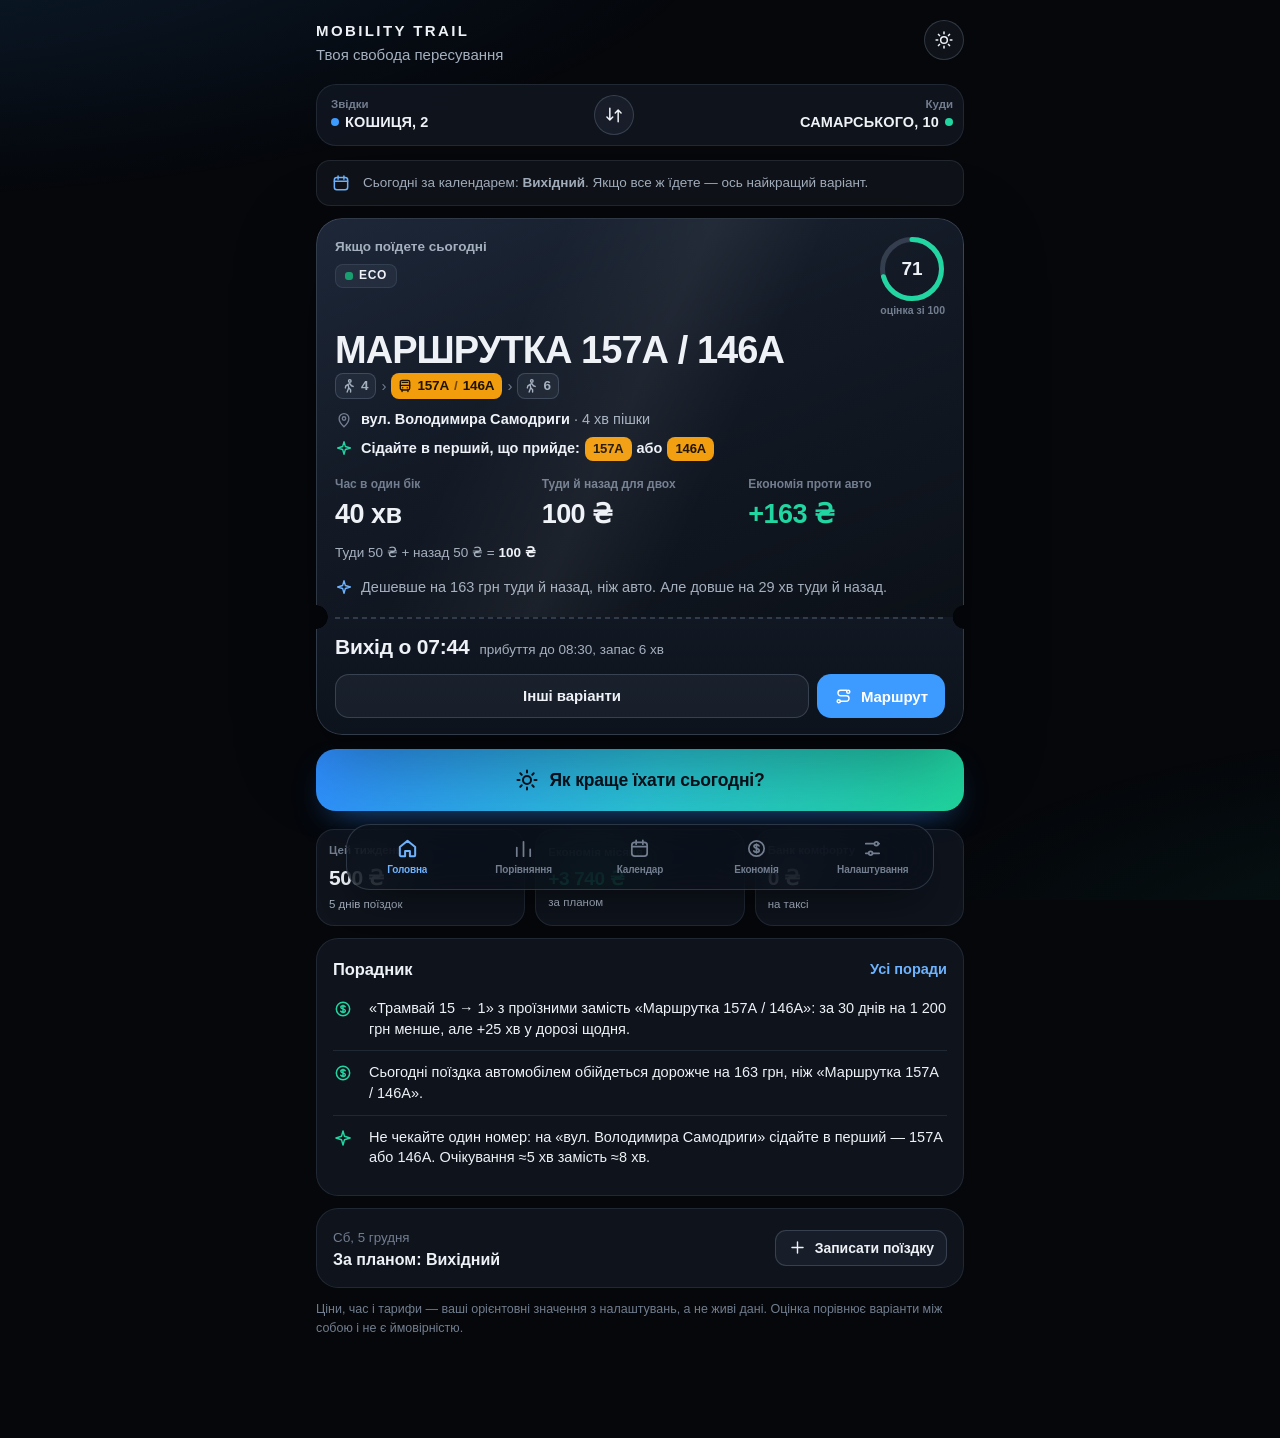
<file: index.html>
<!doctype html>
<html lang="uk" data-theme="dark">
<head>
  <meta charset="utf-8">
  <meta name="viewport" content="width=device-width, initial-scale=1, viewport-fit=cover">
  <title>MOBILITY TRAIL</title>
  <meta name="description" content="Персональна транспортна система для Дніпра: найкращий спосіб поїздки сьогодні, витрати, проїзні та банк комфорту.">
  <meta name="theme-color" content="#06080c">
  <meta name="color-scheme" content="dark light">
  <meta name="apple-mobile-web-app-capable" content="yes">
  <meta name="mobile-web-app-capable" content="yes">
  <meta name="apple-mobile-web-app-status-bar-style" content="black-translucent">
  <meta name="apple-mobile-web-app-title" content="TRAIL">
  <meta name="format-detection" content="telephone=no, date=no, address=no, email=no">
  <link rel="manifest" href="manifest.webmanifest">
  <link rel="apple-touch-icon" href="icon-180.png">
  <link rel="icon" type="image/png" sizes="32x32" href="favicon-32.png">
  <link rel="stylesheet" href="styles.css">
  <script>
    // Тема до першого кадру, щоб не було спалаху світлого фону.
    (function () {
      try {
        var raw = localStorage.getItem('mobility-trail:v1');
        var t = raw ? (JSON.parse(raw).settings || {}).ui : null;
        var theme = t && t.theme ? t.theme : 'dark';
        if (theme === 'system') theme = matchMedia('(prefers-color-scheme: light)').matches ? 'light' : 'dark';
        document.documentElement.dataset.theme = theme;
      } catch (e) { document.documentElement.dataset.theme = 'dark'; }
    })();
  </script>
</head>
<body>
  <a class="skip" href="#views">До вмісту</a>
  <div class="app" id="app">
    <main id="views" tabindex="-1">
      <section class="view" id="view-home" data-view="home" aria-label="Головна"></section>
      <section class="view" id="view-compare" data-view="compare" aria-label="Порівняння" hidden></section>
      <section class="view" id="view-calendar" data-view="calendar" aria-label="Календар" hidden></section>
      <section class="view" id="view-savings" data-view="savings" aria-label="Економія" hidden></section>
      <section class="view" id="view-settings" data-view="settings" aria-label="Налаштування" hidden></section>
    </main>

    <nav class="dock" aria-label="Розділи">
      <button type="button" class="dock-btn" data-tab="home" aria-current="page">
        <svg class="ico" viewBox="0 0 24 24" aria-hidden="true"><path d="M4 10.5 12 4l8 6.5V19a1 1 0 0 1-1 1h-4.5v-5.5h-5V20H5a1 1 0 0 1-1-1z"/></svg>
        <span>Головна</span>
      </button>
      <button type="button" class="dock-btn" data-tab="compare">
        <svg class="ico" viewBox="0 0 24 24" aria-hidden="true"><path d="M5 20V11M12 20V5M19 20v-7"/></svg>
        <span>Порівняння</span>
      </button>
      <button type="button" class="dock-btn" data-tab="calendar">
        <svg class="ico" viewBox="0 0 24 24" aria-hidden="true"><rect x="4" y="5.5" width="16" height="14.5" rx="3"/><path d="M4 10h16M8.5 3.5v4M15.5 3.5v4"/></svg>
        <span>Календар</span>
      </button>
      <button type="button" class="dock-btn" data-tab="savings">
        <svg class="ico" viewBox="0 0 24 24" aria-hidden="true"><circle cx="12" cy="12" r="8"/><path d="M12 7.5v9M14.6 9.3c-.5-.8-1.5-1.3-2.6-1.3-1.5 0-2.6.8-2.6 1.9 0 2.6 5.4 1.3 5.4 4.1 0 1.1-1.2 2-2.8 2-1.2 0-2.3-.5-2.8-1.4"/></svg>
        <span>Економія</span>
      </button>
      <button type="button" class="dock-btn" data-tab="settings">
        <svg class="ico" viewBox="0 0 24 24" aria-hidden="true"><path d="M5 7h9M18 7h1M5 17h3M12 17h7"/><circle cx="16" cy="7" r="2"/><circle cx="10" cy="17" r="2"/></svg>
        <span>Налаштування</span>
      </button>
    </nav>
  </div>

  <dialog id="sheet" class="sheet" aria-labelledby="sheet-title">
    <div class="sheet-head">
      <span class="grabber" aria-hidden="true"></span>
      <h2 id="sheet-title">Деталі</h2>
      <button type="button" class="icon-btn" id="sheet-close" aria-label="Закрити">
        <svg class="ico" viewBox="0 0 24 24" aria-hidden="true"><path d="M6 6l12 12M18 6 6 18"/></svg>
      </button>
    </div>
    <div class="sheet-body" id="sheet-body"></div>
  </dialog>

  <div class="toast" id="toast" role="status" aria-live="polite"></div>

  <div class="boot-error" id="boot-error" hidden>
    <h1>MOBILITY TRAIL не запустився</h1>
    <p>Найчастіша причина — у репозиторій завантажено не всі файли. Перевірте, що поруч з index.html лежать: app.js, engine.js, store.js, ui.js, charts.js, assistant.js, sheets.js, view-home.js, view-compare.js, view-calendar.js, view-savings.js, view-settings.js, styles.css, sw.js і manifest.webmanifest.</p>
    <p>Якщо ви відкрили index.html прямо з «Файлів» на телефоні — модулі не працюють без вебсервера. Відкрийте адресу GitHub Pages.</p>
    <button type="button" onclick="location.reload()">Оновити сторінку</button>
  </div>
  <noscript><p class="noscript">Для роботи MOBILITY TRAIL увімкніть JavaScript.</p></noscript>

  <script>
    // Сторож запуску: якщо модулі не завантажились за 8 секунд, показуємо зрозуміле пояснення.
    setTimeout(function () {
      if (!window.__APP_READY) { var e = document.getElementById('boot-error'); if (e) e.hidden = false; }
    }, 8000);
  </script>
  <script type="module" src="app.js" onerror="document.getElementById('boot-error').hidden=false"></script>
</body>
</html>
</file>
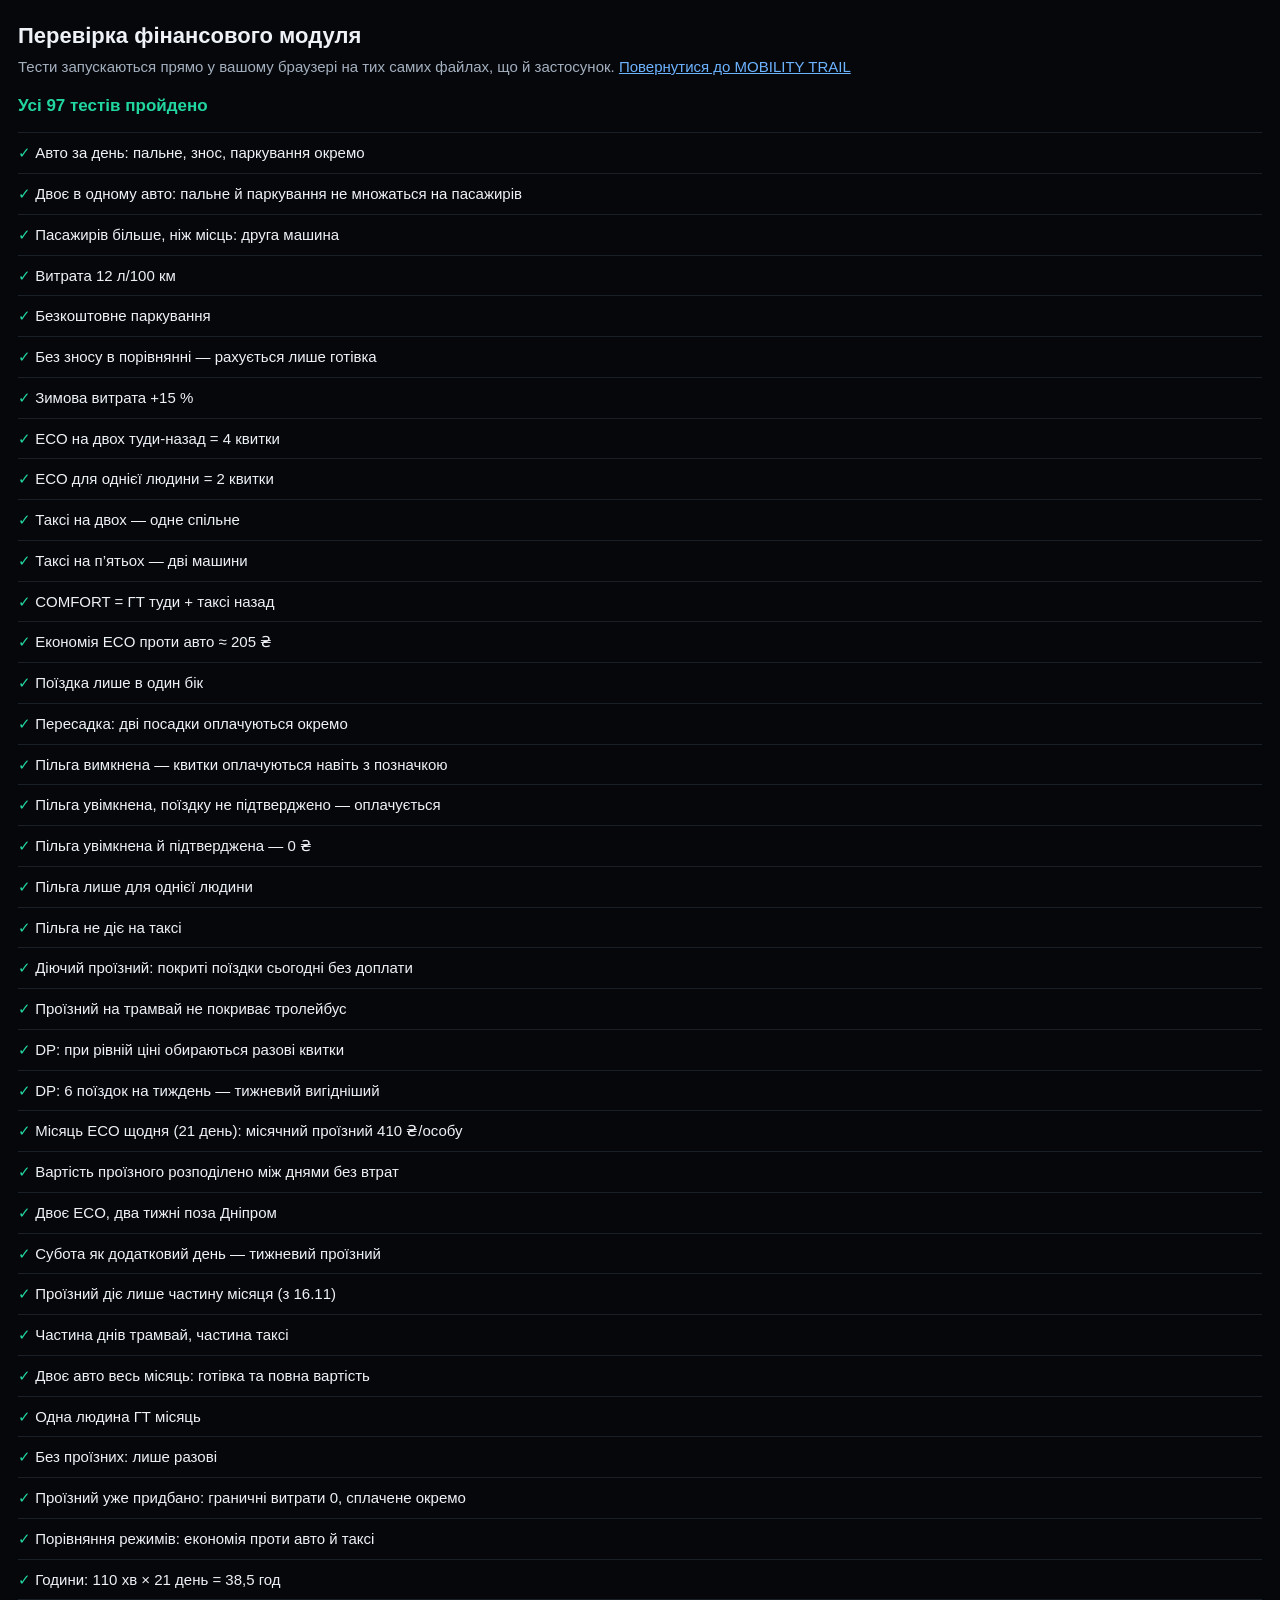
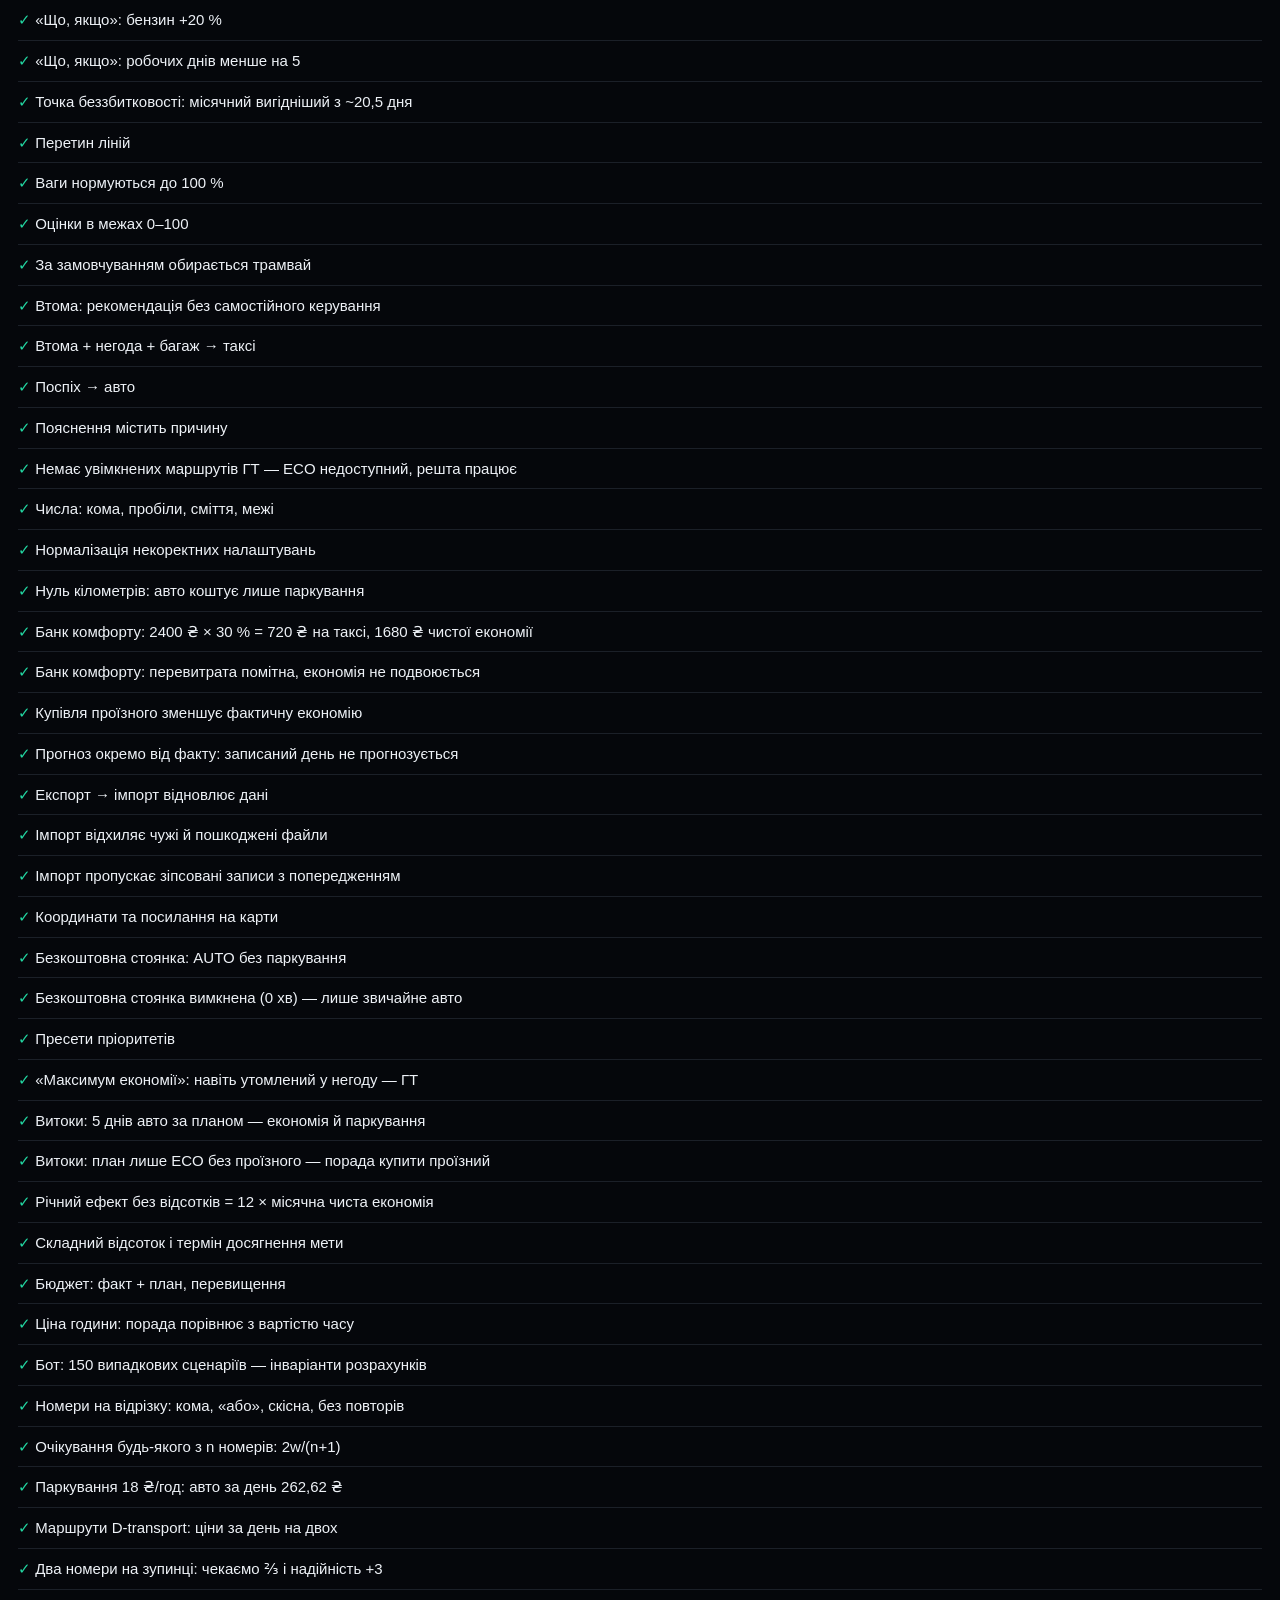
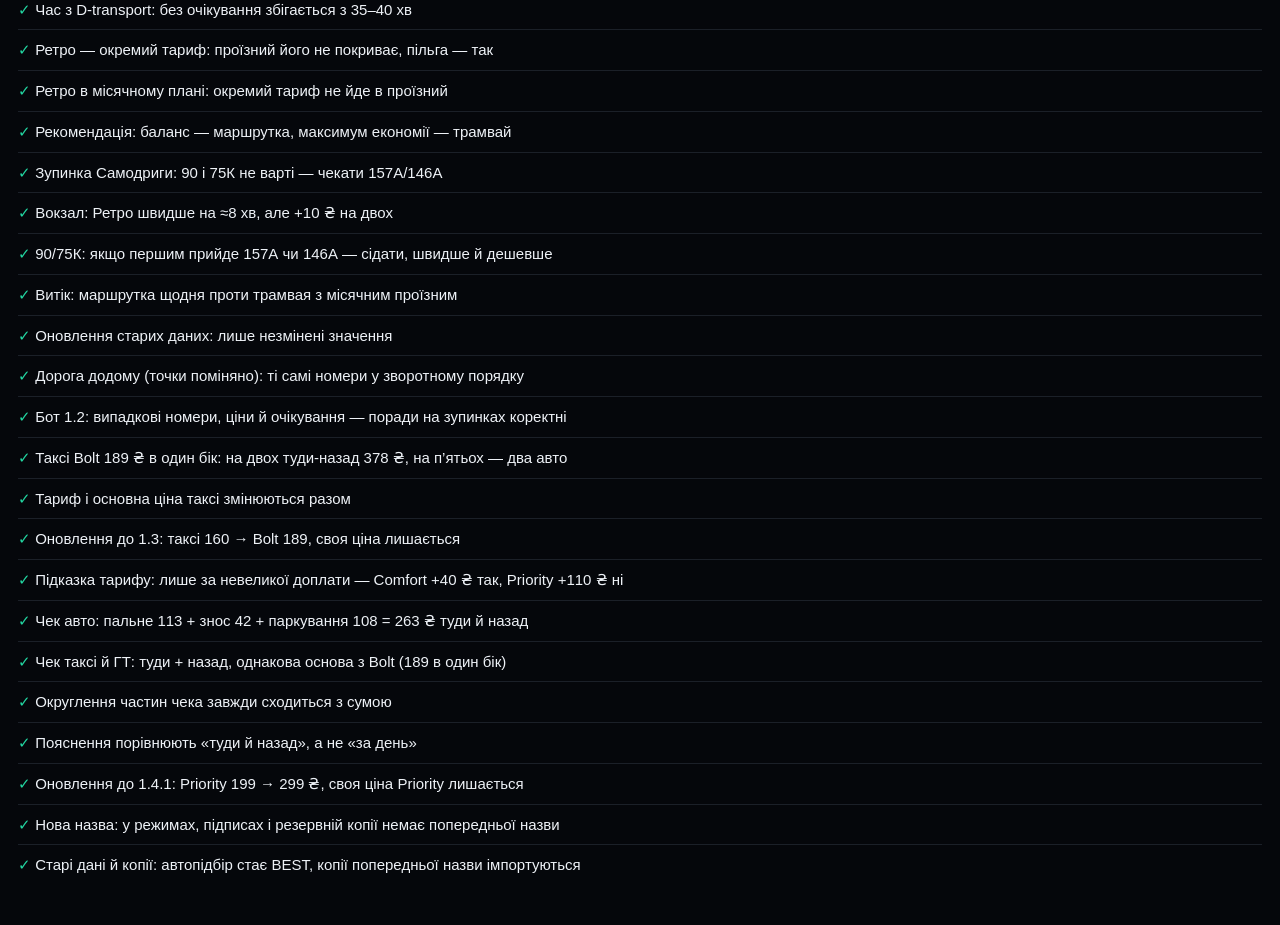
<file: tests.html>
<!doctype html>
<html lang="uk">
<head>
  <meta charset="utf-8">
  <meta name="viewport" content="width=device-width, initial-scale=1, viewport-fit=cover">
  <title>MOBILITY TRAIL — тести</title>
  <link rel="icon" type="image/png" sizes="32x32" href="favicon-32.png">
  <style>
    body { margin: 0; padding: calc(env(safe-area-inset-top) + 20px) 18px 40px; font: 15px/1.45 -apple-system, BlinkMacSystemFont, "Segoe UI", Roboto, sans-serif; background: #05070b; color: #eef2f7; }
    h1 { font-size: 22px; margin: 0 0 4px; }
    p { color: #a5b0bf; margin: 0 0 16px; }
    .sum { font-size: 17px; font-weight: 700; margin: 12px 0 14px; }
    .ok { color: #22d6a1; } .fail { color: #ff6170; }
    ul { list-style: none; padding: 0; margin: 0; }
    li { padding: 9px 0; border-top: 1px solid rgba(165, 185, 215, .14); }
    li small { display: block; color: #ff9aa4; margin-top: 3px; }
    a { color: #6db3ff; }
  </style>
</head>
<body>
  <h1>Перевірка фінансового модуля</h1>
  <p>Тести запускаються прямо у вашому браузері на тих самих файлах, що й застосунок. <a href="./">Повернутися до MOBILITY TRAIL</a></p>
  <div class="sum" id="sum">Запуск…</div>
  <ul id="list"></ul>
  <script type="module">
    import { runAll } from './tests.js';
    const res = runAll();
    const failed = res.filter((r) => !r.ok).length;
    const sum = document.getElementById('sum');
    sum.textContent = failed ? `Не пройдено: ${failed} з ${res.length}` : `Усі ${res.length} тестів пройдено`;
    sum.className = `sum ${failed ? 'fail' : 'ok'}`;
    const list = document.getElementById('list');
    for (const r of res) {
      const li = document.createElement('li');
      const b = document.createElement('span');
      b.className = r.ok ? 'ok' : 'fail';
      b.textContent = r.ok ? '✓ ' : '✗ ';
      li.append(b, document.createTextNode(r.name));
      if (!r.ok) { const s = document.createElement('small'); s.textContent = r.error; li.append(s); }
      list.append(li);
    }
    window.__TESTS = { total: res.length, failed };
  </script>
</body>
</html>
</file>
<file: styles.css>
/* MOBILITY TRAIL — styles.css
   Тема Midnight Titanium (темна, за замовчуванням) і Titanium Light (світла).
   Один акцент на екрані — «проїзний квиток дня»; решта інтерфейсу тиха й скляна. */

:root {
  --font: -apple-system, BlinkMacSystemFont, "SF Pro Text", "Segoe UI", Roboto, Inter, "Helvetica Neue", Arial, sans-serif;
  --font-display: ui-rounded, "SF Pro Rounded", -apple-system, BlinkMacSystemFont, "Segoe UI", Roboto, Inter, sans-serif;
  --r-xl: 26px;
  --r-lg: 22px;
  --r-md: 14px;
  --r-sm: 10px;
  --dock-h: 66px;
  --gutter: 16px;
  --ease: cubic-bezier(.2, .8, .2, 1);

  /* Midnight Titanium */
  color-scheme: dark;
  --bg: #05070b;
  --glow-a: rgba(61, 155, 255, .16);
  --glow-b: rgba(32, 214, 160, .08);
  --surface: rgba(20, 27, 38, .66);
  --surface-solid: #111720;
  --surface-2: rgba(160, 185, 220, .065);
  --raised: #182030;
  --sheet-bg: #0e131b;
  --hairline: rgba(165, 185, 215, .12);
  --hairline-strong: rgba(165, 185, 215, .22);
  --ink: #eef2f7;
  --ink-2: #a5b0bf;
  --ink-3: #727e8f;
  --blue: #3d9bff;
  --blue-ink: #6db3ff;
  --blue-soft: rgba(61, 155, 255, .16);
  --emerald: #22d6a1;
  --emerald-soft: rgba(34, 214, 161, .14);
  --amber: #ffb547;
  --danger: #ff6170;
  --on-accent: #ffffff;
  --shadow: 0 22px 60px -28px rgba(0, 0, 0, .9);
  --pass-bg: linear-gradient(158deg, #1d2738 0%, #131a26 44%, #0c1118 100%);
  --pass-stub: linear-gradient(180deg, #111823 0%, #0d131c 100%);
  --pass-line: rgba(165, 185, 215, .22);
  --dock-bg: rgba(12, 17, 25, .74);
  --seq: 57, 135, 229;

  --m-eco: #199e70;
  --m-comfort: #3987e5;
  --m-auto: #d95926;
  --m-taxi: #9085e9;
  --m-flex: #d55181;
  --m-best: #c98500;
  --m-off: rgba(160, 175, 195, .32);
  --m-away: rgba(160, 175, 195, .62);
  --c-fuel: #c2410c;
  --c-wear: #ea7a3f;
  --c-park: #f6b08a;
  --c-fixed: #7a8596;
}

:root[data-theme="light"] {
  color-scheme: light;
  --bg: #edf0f5;
  --glow-a: rgba(10, 108, 255, .10);
  --glow-b: rgba(0, 147, 107, .07);
  --surface: rgba(255, 255, 255, .78);
  --surface-solid: #ffffff;
  --surface-2: rgba(18, 38, 70, .05);
  --raised: #ffffff;
  --sheet-bg: #f6f8fb;
  --hairline: rgba(18, 38, 70, .10);
  --hairline-strong: rgba(18, 38, 70, .18);
  --ink: #0b1322;
  --ink-2: #485467;
  --ink-3: #6f7a8b;
  --blue: #0a6cff;
  --blue-ink: #0a5fe0;
  --blue-soft: rgba(10, 108, 255, .11);
  --emerald: #00875f;
  --emerald-soft: rgba(0, 135, 95, .11);
  --amber: #a35f00;
  --danger: #cf2236;
  --shadow: 0 20px 50px -30px rgba(20, 40, 80, .45);
  --pass-bg: linear-gradient(158deg, #ffffff 0%, #f4f7fb 55%, #eaeff6 100%);
  --pass-stub: linear-gradient(180deg, #f3f6fa 0%, #edf1f6 100%);
  --pass-line: rgba(18, 38, 70, .2);
  --dock-bg: rgba(255, 255, 255, .8);
  --seq: 42, 120, 214;

  --m-eco: #1baf7a;
  --m-comfort: #2a78d6;
  --m-auto: #eb6834;
  --m-taxi: #6250d6;
  --m-flex: #e87ba4;
  --m-best: #eda100;
}

* { box-sizing: border-box; }
html { -webkit-text-size-adjust: 100%; text-size-adjust: 100%; overflow-x: hidden; }
body {
  margin: 0;
  min-height: 100vh;
  min-height: 100dvh;
  font-family: var(--font);
  font-size: 16px;
  line-height: 1.45;
  color: var(--ink);
  background: var(--bg);
  -webkit-font-smoothing: antialiased;
  -webkit-tap-highlight-color: transparent;
  overflow-x: hidden;
  overflow-x: clip;
}
body::before {
  content: "";
  position: fixed;
  inset: 0;
  z-index: -1;
  pointer-events: none;
  background:
    radial-gradient(110% 55% at -10% -12%, var(--glow-a), transparent 62%),
    radial-gradient(80% 45% at 115% 108%, var(--glow-b), transparent 60%);
}
button, input, select, textarea { font: inherit; color: inherit; }
button { cursor: pointer; }
/* Safari на iPhone: без затримки й збільшення від подвійного дотику, без виділення тексту на кнопках */
button, a, input, select, textarea, label, summary, [data-act] { touch-action: manipulation; }
button, summary, .chip, .btn, .dock-btn, .tile { -webkit-user-select: none; user-select: none; -webkit-touch-callout: none; }
:focus-visible { outline: 2.5px solid var(--blue); outline-offset: 2px; border-radius: 8px; }
h1, h2, h3 { margin: 0; line-height: 1.15; }
p { margin: 0; }
a { color: var(--blue-ink); }
.sr-only { position: absolute; width: 1px; height: 1px; overflow: hidden; clip: rect(0 0 0 0); white-space: nowrap; }
.skip { position: absolute; left: 12px; top: -60px; padding: 10px 14px; background: var(--raised); border-radius: 10px; z-index: 50; }
.skip:focus { top: calc(env(safe-area-inset-top) + 8px); }
.ico { width: 22px; height: 22px; fill: none; stroke: currentColor; stroke-width: 1.8; stroke-linecap: round; stroke-linejoin: round; flex: none; }
.muted { color: var(--ink-2); }
.dim { color: var(--ink-3); }
.small { font-size: 13px; }
.num { font-variant-numeric: tabular-nums; }
.nowrap { white-space: nowrap; }
.good { color: var(--emerald); }
.bad { color: var(--danger); }
.warn-ink { color: var(--amber); }

/* ───────── Каркас ───────── */
.app {
  max-width: 620px;
  margin: 0 auto;
  padding: calc(env(safe-area-inset-top) + 14px) max(var(--gutter), env(safe-area-inset-right)) calc(var(--dock-h) + 34px + env(safe-area-inset-bottom)) max(var(--gutter), env(safe-area-inset-left));
}
#views:focus { outline: none; }
.view { animation: view-in .32s var(--ease); }
@keyframes view-in { from { opacity: 0; transform: translateY(6px); } to { opacity: 1; transform: none; } }

.topline { display: flex; align-items: flex-start; justify-content: space-between; gap: 12px; margin: 6px 0 18px; }
.wordmark { font-family: var(--font-display); font-weight: 800; font-size: 15px; letter-spacing: .16em; }
.wordmark i { font-style: normal; color: var(--blue-ink); }
.tagline { color: var(--ink-2); font-size: 15px; margin-top: 2px; }
.page-title { font-family: var(--font-display); font-size: 32px; font-weight: 750; letter-spacing: -.02em; }
.page-sub { color: var(--ink-2); font-size: 15px; margin-top: 4px; }
.section-title { font-size: 19px; font-weight: 700; letter-spacing: -.01em; margin: 26px 2px 10px; scroll-margin-top: calc(env(safe-area-inset-top) + 76px); }
.card, .route-card { scroll-margin-top: calc(env(safe-area-inset-top) + 76px); }
.section-title small { display: block; font-size: 13.5px; font-weight: 500; color: var(--ink-2); margin-top: 3px; letter-spacing: 0; }

.card {
  position: relative;
  background: var(--surface);
  -webkit-backdrop-filter: blur(22px) saturate(150%);
  backdrop-filter: blur(22px) saturate(150%);
  border: 1px solid var(--hairline);
  border-radius: var(--r-lg);
  padding: 16px;
  margin-bottom: 12px;
}
/* Розмиття під десятками карток гальмує прокрутку на iPhone, а фон під ними однотонний — розмиваємо лише док, смугу маршруту й підкладку аркуша. */
.card { -webkit-backdrop-filter: none; backdrop-filter: none; }
.card.flat { -webkit-backdrop-filter: none; backdrop-filter: none; background: var(--surface-2); }
.card-title { font-size: 16.5px; font-weight: 680; letter-spacing: -.005em; }
.card-sub { color: var(--ink-2); font-size: 13.5px; margin-top: 2px; }
.card-head { display: flex; align-items: center; justify-content: space-between; gap: 12px; margin-bottom: 12px; }
.stack > * + * { margin-top: 12px; }
.row { display: flex; align-items: center; gap: 10px; }
.row.wrap { flex-wrap: wrap; }
.row.between { justify-content: space-between; }
.grid-2 { display: grid; grid-template-columns: 1fr 1fr; gap: 12px; }
.grid-3 { display: grid; grid-template-columns: repeat(3, 1fr); gap: 10px; }
@media (max-width: 359px) { .grid-2 { grid-template-columns: 1fr; } }

/* ───────── Кнопки ───────── */
.btn {
  display: inline-flex; align-items: center; justify-content: center; gap: 8px;
  min-height: 44px; padding: 0 16px; border-radius: var(--r-md);
  border: 1px solid var(--hairline-strong); background: var(--surface-2);
  font-size: 15px; font-weight: 600; letter-spacing: -.005em; color: var(--ink);
  text-decoration: none; transition: transform .15s var(--ease), background .2s, border-color .2s;
  white-space: nowrap;
}
.btn:active { transform: scale(.975); }
.btn.primary { background: var(--blue); border-color: transparent; color: var(--on-accent); }
.btn.ghost { background: transparent; }
.btn.danger { color: var(--danger); border-color: rgba(255, 97, 112, .4); border-color: color-mix(in srgb, var(--danger) 40%, transparent); }
.btn.small { min-height: 36px; padding: 0 12px; font-size: 14px; border-radius: 11px; }
.btn.block { width: 100%; }
.btn .ico { width: 19px; height: 19px; }
.btn[disabled] { opacity: .45; pointer-events: none; }
.icon-btn {
  display: inline-grid; place-items: center; width: 40px; height: 40px; flex: none;
  border-radius: 50%; border: 1px solid var(--hairline-strong); background: var(--surface-2); color: var(--ink);
}
.icon-btn .ico { width: 20px; height: 20px; }
.link-btn { background: none; border: 0; padding: 4px 0; color: var(--blue-ink); font-weight: 600; font-size: 14.5px; }

.chips { display: flex; flex-wrap: wrap; gap: 8px; }
.chips.scroll { flex-wrap: nowrap; overflow-x: auto; scrollbar-width: none; margin: 0 calc(-1 * var(--gutter)); padding: 2px var(--gutter); }
.chips.scroll::-webkit-scrollbar { display: none; }
.chip {
  display: inline-flex; align-items: center; gap: 7px; min-height: 38px; padding: 0 14px;
  border-radius: 999px; border: 1px solid var(--hairline-strong); background: transparent;
  color: var(--ink-2); font-size: 14.5px; font-weight: 560; white-space: nowrap; transition: background .2s, color .2s, border-color .2s;
}
.chip[aria-pressed="true"], .chip[aria-checked="true"] { background: var(--blue-soft); border-color: var(--blue); color: var(--ink); }
.chip.tariff b { font-weight: 700; color: var(--ink); font-variant-numeric: tabular-nums; }
.tariffs { margin-top: 6px !important; color: var(--ink-3) !important; }
.chip .dotc { width: 9px; height: 9px; border-radius: 50%; background: var(--c, var(--ink-3)); }

.seg { display: flex; padding: 3px; gap: 3px; border-radius: 13px; background: var(--surface-2); border: 1px solid var(--hairline); }
.seg button { flex: 1; min-height: 36px; border: 0; border-radius: 10px; background: transparent; color: var(--ink-2); font-size: 14px; font-weight: 600; }
.seg button[aria-pressed="true"] { background: var(--raised); color: var(--ink); box-shadow: 0 2px 10px -4px rgba(0, 0, 0, .35); }

/* ───────── Маршрут ───────── */
.route-pill {
  display: flex; align-items: center; gap: 8px;
  padding: 10px 10px 10px 14px; border-radius: 20px; background: var(--surface); border: 1px solid var(--hairline);
  -webkit-backdrop-filter: blur(18px); backdrop-filter: blur(18px); margin-bottom: 14px;
}
.route-end { flex: 1 1 auto; min-width: 0; }
.route-pill .swap-btn { flex: none; }
.route-end small { display: block; font-size: 11.5px; color: var(--ink-3); font-weight: 600; }
.route-end b { display: block; font-size: clamp(12.5px, 3.7vw, 14.5px); font-weight: 750; letter-spacing: .01em; text-transform: uppercase; white-space: nowrap; overflow: hidden; text-overflow: ellipsis; }
.route-end b::before { content: ""; display: inline-block; width: 8px; height: 8px; margin-right: 6px; border-radius: 50%; background: var(--blue); vertical-align: 1px; }
.route-end.to { text-align: right; }
.route-end.to b::before { content: none; }
.route-end.to b::after { content: ""; display: inline-block; width: 8px; height: 8px; margin-left: 6px; border-radius: 50%; background: var(--emerald); vertical-align: 1px; }
.swap-btn { transition: transform .45s var(--ease); }
.swap-btn.spin { transform: rotate(180deg); }

/* ───────── Проїзний квиток дня (головний акцент) ───────── */
.pass { position: relative; margin-bottom: 14px; filter: drop-shadow(0 24px 40px rgba(0, 0, 0, .35)); }
:root[data-theme="light"] .pass { filter: drop-shadow(0 18px 30px rgba(20, 40, 80, .14)); }
.pass-main, .pass-stub { position: relative; border: 1px solid var(--hairline-strong); }
.pass-main {
  padding: 18px 18px 20px; border-bottom: 0; border-radius: var(--r-xl) var(--r-xl) 0 0; background: var(--pass-bg);
  -webkit-mask: radial-gradient(circle 12px at 0 100%, #0000 11.5px, #000 12px) 0 0 / 51% 100% no-repeat, radial-gradient(circle 12px at 100% 100%, #0000 11.5px, #000 12px) 100% 0 / 51% 100% no-repeat;
  mask: radial-gradient(circle 12px at 0 100%, #0000 11.5px, #000 12px) 0 0 / 51% 100% no-repeat, radial-gradient(circle 12px at 100% 100%, #0000 11.5px, #000 12px) 100% 0 / 51% 100% no-repeat;
}
.pass-main::after {
  content: ""; position: absolute; inset: 0; border-radius: inherit; pointer-events: none;
  background: linear-gradient(115deg, transparent 30%, rgba(255, 255, 255, .05) 48%, transparent 62%);
}
.pass-stub {
  padding: 15px 18px 16px; border-top: 0; border-radius: 0 0 var(--r-xl) var(--r-xl); background: var(--pass-stub);
  -webkit-mask: radial-gradient(circle 12px at 0 0, #0000 11.5px, #000 12px) 0 0 / 51% 100% no-repeat, radial-gradient(circle 12px at 100% 0, #0000 11.5px, #000 12px) 100% 0 / 51% 100% no-repeat;
  mask: radial-gradient(circle 12px at 0 0, #0000 11.5px, #000 12px) 0 0 / 51% 100% no-repeat, radial-gradient(circle 12px at 100% 0, #0000 11.5px, #000 12px) 100% 0 / 51% 100% no-repeat;
}
.pass-stub::before {
  content: ""; position: absolute; left: 18px; right: 18px; top: 0; height: 2px;
  background: linear-gradient(90deg, var(--pass-line) 55%, transparent 0) 0 0 / 9px 2px repeat-x;
}
.pass-top { display: flex; justify-content: space-between; align-items: flex-start; gap: 12px; }
.pass-kicker { font-size: 13.5px; color: var(--ink-2); font-weight: 560; }
.pass-badges { display: flex; flex-wrap: wrap; gap: 6px; margin-top: 8px; }
.mode-badge {
  display: inline-flex; align-items: center; gap: 6px; height: 24px; padding: 0 9px; border-radius: 8px;
  background: var(--surface-2); border: 1px solid var(--hairline); font-size: 12px; font-weight: 750; letter-spacing: .06em;
}
.mode-badge::before { content: ""; width: 8px; height: 8px; border-radius: 3px; background: var(--c, var(--ink-3)); }
.tag-approx { display: inline-flex; align-items: center; height: 24px; padding: 0 8px; border-radius: 8px; font-size: 12px; font-weight: 600; color: var(--amber); border: 1px dashed rgba(255, 181, 71, .55); border-color: color-mix(in srgb, var(--amber) 55%, transparent); }
.pass-title {
  font-family: var(--font-display); font-weight: 800; text-transform: uppercase;
  font-size: clamp(32px, 10.4vw, 46px); line-height: .98; letter-spacing: -.025em;
  margin: 14px 0 4px; overflow-wrap: anywhere;
}
.pass-title.long { font-size: clamp(26px, 8.2vw, 38px); }
.pass-legs { color: var(--ink-2); font-size: 14px; margin-bottom: 2px; }
.pass-legs b { color: var(--ink); font-weight: 600; }
.pass-metrics { display: grid; grid-template-columns: repeat(3, minmax(0, 1fr)); gap: 10px; margin-top: 16px; }
.metric small { display: block; font-size: 12px; color: var(--ink-3); font-weight: 600; line-height: 1.25; }
.metric b { display: block; font-family: var(--font-display); font-size: clamp(20px, 6.2vw, 27px); font-weight: 750; letter-spacing: -.02em; margin-top: 3px; white-space: nowrap; }
.metric b.good { color: var(--emerald); }
.pass-why { display: flex; gap: 8px; margin-top: 14px; font-size: 14.5px; color: var(--ink-2); line-height: 1.4; }
.pass-why .ico { width: 18px; height: 18px; color: var(--blue-ink); margin-top: 1px; }
.pass-why b { color: var(--ink); font-weight: 600; }
.depart { display: flex; align-items: baseline; flex-wrap: wrap; gap: 4px 10px; }
.depart b { font-family: var(--font-display); font-size: 21px; font-weight: 750; letter-spacing: -.01em; }
.depart span { color: var(--ink-2); font-size: 13.5px; }
.pass-actions { display: grid; grid-template-columns: minmax(0, 1fr) auto; gap: 8px; margin-top: 12px; }
.pass-actions .btn:first-child { white-space: normal; line-height: 1.2; padding: 6px 12px; text-align: center; }
.pass.issue .pass-main { animation: issue .55s var(--ease) both; }
.pass.issue .pass-stub { animation: issue-stub .6s var(--ease) .12s both; }
@keyframes issue { from { opacity: 0; transform: translateY(14px); } to { opacity: 1; transform: none; } }
@keyframes issue-stub { from { opacity: 0; transform: translateY(-10px); } to { opacity: 1; transform: none; } }

.ring { display: block; }
.ring-track { fill: none; stroke: var(--hairline-strong); }
.ring-val { fill: none; stroke: var(--emerald); stroke-linecap: round; transition: stroke-dashoffset .8s var(--ease); }
.ring-num { font-family: var(--font-display); font-size: 19px; font-weight: 800; fill: var(--ink); }
.ring-wrap { text-align: center; flex: none; }
.ring-wrap small { display: block; font-size: 10.5px; color: var(--ink-3); font-weight: 600; margin-top: 2px; }

/* ───────── Ранковий вибір ───────── */
.cta-morning {
  display: flex; align-items: center; justify-content: center; gap: 10px; width: 100%; min-height: 62px;
  border: 0; border-radius: 20px; margin: 4px 0 18px;
  background: linear-gradient(115deg, #2f8dff 0%, #29c3d6 52%, #1fd59c 100%);
  color: #04121c; font-size: 17.5px; font-weight: 750; letter-spacing: -.01em;
  box-shadow: 0 14px 34px -16px rgba(47, 141, 255, .7);
  transition: transform .15s var(--ease), box-shadow .2s;
}
.cta-morning:active { transform: scale(.98); }
.cta-morning .ico { width: 24px; height: 24px; stroke-width: 2; }

.state-grid { display: flex; flex-wrap: wrap; gap: 8px; }
.result-hero { padding: 16px; border-radius: 18px; background: var(--surface-2); border: 1px solid var(--hairline); }
.result-hero h3 { font-family: var(--font-display); font-size: 30px; font-weight: 800; text-transform: uppercase; letter-spacing: -.02em; margin: 8px 0 2px; }

/* ───────── Плитки, порадник ───────── */
.tiles { display: grid; grid-template-columns: repeat(3, minmax(0, 1fr)); gap: 10px; margin-bottom: 12px; }
.tile { padding: 12px 12px 13px; border-radius: 18px; background: var(--surface); border: 1px solid var(--hairline); text-align: left; min-width: 0; }
.tile:active, .bar-row:active, .rank-btn:active, .chip:active { opacity: .7; }
button.tile { cursor: pointer; }
.tile small { display: block; font-size: 11.5px; color: var(--ink-3); font-weight: 650; }
.tile b { display: block; font-family: var(--font-display); font-size: clamp(15px, 4.5vw, 21px); font-weight: 760; letter-spacing: -.02em; margin-top: 4px; white-space: nowrap; overflow: hidden; text-overflow: ellipsis; font-variant-numeric: tabular-nums; }
.tile b.long { font-size: clamp(13px, 3.8vw, 19px); }
.tile span { display: block; font-size: 11.5px; color: var(--ink-2); margin-top: 2px; white-space: nowrap; overflow: hidden; text-overflow: ellipsis; }

.insights { list-style: none; margin: 0; padding: 0; }
.insight { display: grid; grid-template-columns: 26px 1fr; gap: 10px; padding: 11px 0; border-top: 1px solid var(--hairline); font-size: 14.5px; line-height: 1.42; }
.insight:first-child { border-top: 0; padding-top: 2px; }
.insight .ico { width: 20px; height: 20px; margin-top: 1px; }
.insight[data-tone="warn"] .ico { color: var(--amber); }
.insight[data-tone="money"] .ico, .insight[data-tone="good"] .ico { color: var(--emerald); }
.insight[data-tone="info"] .ico { color: var(--blue-ink); }

.today-strip { display: flex; align-items: center; justify-content: space-between; gap: 12px; }
.today-strip b { font-weight: 650; }

/* ───────── Списки та таблиці ───────── */
.kv { display: flex; justify-content: space-between; align-items: baseline; gap: 12px; padding: 9px 0; border-top: 1px solid var(--hairline); font-size: 14.5px; }
.kv:first-child { border-top: 0; }
.kv span { color: var(--ink-2); }
.kv b { font-weight: 650; font-variant-numeric: tabular-nums; text-align: right; }
.kv.total b { font-size: 17px; }
.table-wrap { overflow-x: auto; margin: 0 -4px; }
.table { width: 100%; border-collapse: collapse; font-size: 13px; font-variant-numeric: tabular-nums; }
.table th, .table td { padding: 8px 4px; text-align: right; border-top: 1px solid var(--hairline); white-space: nowrap; }
.table th:last-child, .table td:last-child { padding-right: 0; }
.table th:first-child, .table td:first-child { text-align: left; }
.table thead th { border-top: 0; color: var(--ink-3); font-weight: 650; font-size: 12px; }
.table tbody th { font-weight: 600; color: var(--ink-2); }
.table td.hl { color: var(--ink); font-weight: 700; }

details.more { margin-top: 10px; }
details.more summary { cursor: pointer; color: var(--blue-ink); font-weight: 600; font-size: 14px; list-style: none; padding: 6px 0; }
details.more summary::-webkit-details-marker { display: none; }
details.more summary::after { content: " ▾"; }
details.more[open] summary::after { content: " ▴"; }

/* ───────── Ранжування режимів ───────── */
.rank { list-style: none; margin: 0; padding: 0; }
.rank-item { border-top: 1px solid var(--hairline); }
.rank-item:first-child { border-top: 0; }
.rank-btn { display: grid; grid-template-columns: auto 1fr auto; align-items: center; gap: 12px; width: 100%; padding: 12px 0; background: none; border: 0; text-align: left; }
.rank-pos { width: 28px; height: 28px; border-radius: 9px; display: grid; place-items: center; font-weight: 750; font-size: 13px; background: var(--surface-2); color: var(--ink-2); }
.rank-item.top .rank-pos { background: var(--emerald-soft); color: var(--emerald); }
.rank-main b { display: block; font-size: 15.5px; font-weight: 650; }
.rank-main small { display: block; color: var(--ink-2); font-size: 13px; margin-top: 1px; }
.rank-score { text-align: right; }
.rank-score b { display: block; font-family: var(--font-display); font-size: 20px; font-weight: 780; }
.rank-score small { color: var(--ink-3); font-size: 11.5px; }
.contrib { margin: 2px 0 14px 40px; }
.contrib-row { display: grid; grid-template-columns: 96px 1fr 44px; gap: 8px; align-items: center; font-size: 12.5px; color: var(--ink-2); padding: 3px 0; }
.contrib-row .progress { height: 6px; }
.contrib-row b { text-align: right; color: var(--ink); font-weight: 650; font-variant-numeric: tabular-nums; }

/* ───────── Графіки ───────── */
.chart-box { position: relative; }
.chart-svg { display: block; width: 100%; height: auto; overflow: visible; }
.chart-svg text { font-family: var(--font); }
.chart-svg .ax { fill: var(--ink-3); font-size: 11px; font-variant-numeric: tabular-nums; }
.chart-svg .ax-title { fill: var(--ink-3); font-size: 11px; font-weight: 600; }
.chart-svg .grid { stroke: var(--hairline); stroke-width: 1; }
.chart-svg .grid.base { stroke: var(--hairline-strong); }
.chart-svg .ln { fill: none; stroke: var(--c); stroke-width: 2; stroke-linejoin: round; stroke-linecap: round; }
.chart-svg .ln.dashed { stroke-dasharray: 6 5; }
.chart-svg .dot, .chart-svg .xdot { fill: var(--c); stroke: var(--surface-solid); stroke-width: 2; }
.chart-svg .xhair { stroke: var(--ink-3); stroke-width: 1; }
.chart-svg .mark { fill: var(--ink); stroke: var(--surface-solid); stroke-width: 2; }
.chart-svg .mark-lbl { fill: var(--ink); font-size: 11.5px; font-weight: 650; paint-order: stroke; stroke: var(--surface-solid); stroke-width: 3px; }
.chart-svg .pt-hit { fill: transparent; }
.chart-svg .pt-lbl { fill: var(--ink-2); font-size: 11.5px; font-weight: 650; paint-order: stroke; stroke: var(--surface-solid); stroke-width: 3px; }
.chart-svg .pt:focus { outline: none; }
.chart-svg .pt:focus .dot { stroke: var(--blue); }
.chart-svg .hit { cursor: crosshair; }
.chart-svg .hit:focus { outline: none; }
.chart-tip {
  position: absolute; z-index: 3; min-width: 150px; padding: 8px 10px; border-radius: 12px; pointer-events: none;
  background: var(--raised); border: 1px solid var(--hairline-strong); box-shadow: var(--shadow); font-size: 12.5px;
}
.tip-head { color: var(--ink-3); font-weight: 650; margin-bottom: 4px; }
.tip-row { display: grid; grid-template-columns: 14px auto 1fr; align-items: center; gap: 7px; padding: 1px 0; }
.tip-row b { font-variant-numeric: tabular-nums; }
.tip-row span { color: var(--ink-2); white-space: nowrap; }
.key { display: inline-block; width: 14px; height: 3px; border-radius: 2px; background: var(--c); }
.key.dashed { background: repeating-linear-gradient(90deg, var(--c) 0 4px, transparent 4px 7px); }
.key.rect { width: 10px; height: 10px; border-radius: 3px; }
.legend { list-style: none; display: flex; flex-wrap: wrap; gap: 6px 14px; margin: 0 0 10px; padding: 0; font-size: 12.5px; color: var(--ink-2); }
.legend li { display: inline-flex; align-items: center; gap: 6px; }
.legend-rows { display: block; margin: 12px 0 0; }
.legend-rows li { display: grid; grid-template-columns: 14px 1fr auto 40px; gap: 8px; padding: 6px 0; border-top: 1px solid var(--hairline); font-size: 14px; }
.legend-rows li:first-child { border-top: 0; }
.legend-rows b { color: var(--ink); font-weight: 650; font-variant-numeric: tabular-nums; }
.legend-rows small { text-align: right; color: var(--ink-3); }

.s-eco { --c: var(--m-eco); } .s-comfort { --c: var(--m-comfort); } .s-auto { --c: var(--m-auto); }
.s-taxi { --c: var(--m-taxi); } .s-flex { --c: var(--m-flex); } .s-best { --c: var(--m-best); }
.s-fuel { --c: var(--c-fuel); } .s-wear { --c: var(--c-wear); } .s-park { --c: var(--c-park); } .s-fixed { --c: var(--c-fixed); }
.s-actual { --c: var(--emerald); } .s-proj { --c: var(--blue); }

.bars { display: grid; gap: 2px; }
.bar-row { display: grid; grid-template-columns: 104px 1fr auto; align-items: center; gap: 10px; padding: 7px 4px; margin: 0 -4px; border: 0; border-radius: 10px; background: none; text-align: left; }
.bar-row:active { background: var(--surface-2); }
.bar-lbl b { display: block; font-size: 13.5px; font-weight: 750; letter-spacing: .04em; }
.bar-lbl small { display: block; font-size: 11.5px; color: var(--ink-3); white-space: nowrap; overflow: hidden; text-overflow: ellipsis; max-width: 104px; }
.badge-best { font-style: normal; font-size: 10px; font-weight: 750; color: var(--m-best); margin-left: 6px; letter-spacing: .04em; }
.bar-track { height: 14px; display: flex; }
.bar-fill { height: 100%; background: var(--c); border-radius: 0 4px 4px 0; transition: width .6s var(--ease); }
.bar-val { font-size: 14px; font-weight: 700; font-variant-numeric: tabular-nums; min-width: 64px; text-align: right; }

.segbar { display: flex; gap: 2px; height: 28px; }
.seg-part { display: flex; align-items: center; padding: 0 7px; border-radius: 4px; background: var(--c); color: #fff; font-size: 12px; font-weight: 700; min-width: 4px; }
.seg-part.s-park { color: #1a0d05; }

.progress { height: 8px; border-radius: 999px; background: var(--surface-2); overflow: hidden; border: 1px solid var(--hairline); }
.progress > span { display: block; height: 100%; border-radius: inherit; background: var(--emerald); transition: width .7s var(--ease); }
.progress > span.fill-blue { background: var(--blue); }
.progress > span.wfill { background: var(--c); }
.progress > span.fill-warn { background: var(--amber); }

/* ───────── Теплова карта ───────── */
.hm-grid { display: grid; grid-template-columns: repeat(7, 1fr); gap: 4px; max-width: 320px; }
.hm-dow { font-size: 10.5px; color: var(--ink-3); text-align: center; font-weight: 650; }
.hm-cell { aspect-ratio: 1; border-radius: 5px; background: var(--surface-2); }
.hm-cell.blank { background: none; }
.hm-cell.on { background: rgba(var(--seq), var(--heat, .14)); }
.hm-cell.away { background: repeating-linear-gradient(45deg, var(--surface-2) 0 3px, transparent 3px 6px); }
.hm-scale { display: flex; align-items: center; gap: 8px; margin-top: 8px; font-size: 11.5px; color: var(--ink-3); }
.hm-scale i { flex: 1; height: 6px; border-radius: 4px; background: linear-gradient(90deg, rgba(var(--seq), .14), rgba(var(--seq), .92)); }

/* ───────── Календар ───────── */
.cal-head { display: flex; align-items: center; justify-content: space-between; margin-bottom: 10px; }
.cal-head h2 { font-family: var(--font-display); font-size: 21px; font-weight: 760; }
.cal-dows, .cal-grid { display: grid; grid-template-columns: repeat(7, minmax(0, 1fr)); gap: 5px; }
.cal-dows span { text-align: center; font-size: 11.5px; color: var(--ink-3); font-weight: 650; padding-bottom: 4px; }
.cal-day {
  position: relative; display: flex; flex-direction: column; justify-content: space-between; align-items: flex-start;
  aspect-ratio: 1 / 1.22; padding: 6px 5px 6px 7px; border-radius: 12px; border: 1px solid var(--hairline);
  background: var(--surface-2); text-align: left; min-width: 0; overflow: hidden;
}
.cal-day.blank { visibility: hidden; }
.cal-day .d { font-size: 14px; font-weight: 650; font-variant-numeric: tabular-nums; }
.cal-day .t { font-size: 9.5px; font-weight: 800; letter-spacing: .03em; color: var(--ink-2); max-width: 100%; overflow: hidden; text-overflow: clip; white-space: nowrap; }
.cal-day .v { font-size: 10.5px; font-weight: 700; color: var(--ink); font-variant-numeric: tabular-nums; white-space: nowrap; }
.cal-day::after { content: ""; position: absolute; left: 0; right: 0; bottom: 0; height: 3px; background: var(--c, transparent); }
.cal-day.off { opacity: .62; }
.cal-day.away { background: repeating-linear-gradient(45deg, var(--surface-2) 0 4px, transparent 4px 8px); opacity: .8; }
.cal-day.today { border-color: var(--blue); box-shadow: inset 0 0 0 1px var(--blue); }
.cal-day.past .d { color: var(--ink-3); }
.cal-day .logged { position: absolute; top: 6px; right: 6px; width: 7px; height: 7px; border-radius: 50%; background: var(--emerald); }
.cal-grid.heat .cal-day.trip { background: rgba(var(--seq), var(--heat, .14)); }
.cal-legend { display: flex; flex-wrap: wrap; gap: 6px 12px; margin-top: 12px; font-size: 12px; color: var(--ink-2); }
.cal-legend span { display: inline-flex; align-items: center; gap: 6px; }
.cal-legend i { width: 12px; height: 4px; border-radius: 2px; background: var(--c); }
.brush-note { font-size: 13px; color: var(--ink-2); margin: 8px 2px 0; min-height: 18px; }
.purchase { display: grid; grid-template-columns: 1fr auto; gap: 4px 12px; padding: 10px 0; border-top: 1px solid var(--hairline); font-size: 14px; }
.purchase:first-child { border-top: 0; }
.purchase small { grid-column: 1 / -1; color: var(--ink-3); font-size: 12.5px; }

/* ───────── Економія ───────── */
.vault { display: grid; grid-template-columns: auto 1fr; gap: 16px; align-items: center; }
.vault-figure small { display: block; font-size: 13px; color: var(--ink-2); font-weight: 560; }
.vault-figure b { display: block; font-family: var(--font-display); font-size: clamp(34px, 11vw, 48px); font-weight: 800; letter-spacing: -.03em; line-height: 1.05; margin-top: 2px; }
.vault-figure span { display: block; color: var(--ink-2); font-size: 13.5px; margin-top: 4px; }
.split { display: grid; grid-template-columns: 1fr 1fr; gap: 10px; margin-top: 14px; }
.split > div { padding: 12px; border-radius: 16px; background: var(--surface-2); border: 1px solid var(--hairline); }
.split > div.proj { border-style: dashed; }
.split small { display: block; font-size: 12px; color: var(--ink-3); font-weight: 650; }
.split b { display: block; font-family: var(--font-display); font-size: 21px; font-weight: 760; margin-top: 2px; }
.split span { display: block; font-size: 12px; color: var(--ink-2); margin-top: 2px; }
.goal { margin-top: 12px; }
.goal .row { justify-content: space-between; font-size: 13.5px; margin-bottom: 6px; }
.goal .row b { font-variant-numeric: tabular-nums; }
.hist-day { font-size: 12.5px; font-weight: 700; color: var(--ink-3); margin: 14px 2px 4px; }
.hist-item { display: grid; grid-template-columns: auto 1fr auto auto; align-items: center; gap: 10px; padding: 10px 0; border-top: 1px solid var(--hairline); }
.hist-item:first-of-type { border-top: 0; }
.hist-main b { display: block; font-size: 14.5px; font-weight: 620; }
.hist-main small { display: block; font-size: 12.5px; color: var(--ink-3); }
.hist-amt { text-align: right; font-variant-numeric: tabular-nums; font-size: 14px; font-weight: 650; }
.hist-amt small { display: block; font-size: 12px; font-weight: 600; }
.note-box { font-size: 12.5px; color: var(--ink-3); line-height: 1.5; margin-top: 10px; }

/* ───────── Поля ───────── */
.field { min-width: 0; display: flex; flex-direction: column; }
.field > .input-wrap { margin-top: auto; }
.field label { display: block; font-size: 13px; font-weight: 600; color: var(--ink-2); margin: 0 0 6px 2px; }
.input-wrap { position: relative; }
.input-wrap input, .input-wrap select, textarea.input {
  width: 100%; min-height: 46px; padding: 0 14px; border-radius: 12px;
  border: 1px solid var(--hairline-strong); background: var(--surface-2); color: var(--ink);
  font-size: 17px; font-variant-numeric: tabular-nums; -webkit-appearance: none; appearance: none;
  transition: border-color .15s, box-shadow .15s;
}
.input-wrap input[data-kind="num"] { padding-right: 58px; }
.input-wrap input:focus, .input-wrap select:focus, textarea.input:focus { outline: none; border-color: var(--blue); box-shadow: 0 0 0 3px var(--blue-soft); }
.input-wrap input[type="date"], .input-wrap input[type="time"] { padding-right: 12px; display: block; line-height: 44px; }
.input-wrap input::-webkit-date-and-time-value { text-align: left; }
textarea.input { padding: 12px 14px; min-height: 120px; font-size: 16px; font-family: ui-monospace, Menlo, monospace; }
.unit { position: absolute; right: 12px; top: 50%; transform: translateY(-50%); font-size: 13.5px; color: var(--ink-3); pointer-events: none; }
.select-wrap select { padding-right: 38px; }
.select-ico { position: absolute; right: 12px; top: 50%; transform: translateY(-50%); width: 18px; height: 18px; color: var(--ink-3); pointer-events: none; }
.hint { font-size: 12.5px; color: var(--ink-3); margin: 6px 2px 0; line-height: 1.4; }
.field-msg { font-size: 12.5px; color: var(--amber); margin: 4px 2px 0; min-height: 0; }
.field-msg:empty { display: none; }
.tag-assume { display: inline-block; width: 7px; height: 7px; margin-left: 6px; border-radius: 50%; background: var(--amber); vertical-align: 1px; }
.switch-row { display: flex; align-items: center; justify-content: space-between; gap: 14px; padding: 10px 0; border-top: 1px solid var(--hairline); }
.switch-row:first-child { border-top: 0; }
.switch-row label span { display: block; font-size: 15px; font-weight: 560; }
.switch-row label small { display: block; font-size: 12.5px; color: var(--ink-3); margin-top: 2px; line-height: 1.35; }
.switch {
  -webkit-appearance: none; appearance: none; position: relative; flex: none; width: 51px; height: 31px; margin: 0;
  border-radius: 999px; background: var(--hairline-strong); transition: background .2s; cursor: pointer;
}
.switch::before { content: ""; position: absolute; top: 2px; left: 2px; width: 27px; height: 27px; border-radius: 50%; background: #fff; box-shadow: 0 2px 6px rgba(0, 0, 0, .3); transition: transform .22s var(--ease); }
.switch:checked { background: var(--emerald); }
.switch:checked::before { transform: translateX(20px); }

.range-row { padding: 8px 0 4px; }
.range-row .row { justify-content: space-between; margin-bottom: 6px; font-size: 14.5px; }
.range-row .row b { font-variant-numeric: tabular-nums; font-weight: 700; }
input[type="range"] { -webkit-appearance: none; appearance: none; width: 100%; height: 28px; background: transparent; margin: 0; accent-color: var(--blue); }
input[type="range"]::-webkit-slider-runnable-track { height: 6px; border-radius: 999px; background: linear-gradient(90deg, var(--blue) var(--p, 50%), var(--hairline-strong) var(--p, 50%)); }
input[type="range"]::-webkit-slider-thumb { -webkit-appearance: none; width: 26px; height: 26px; margin-top: -10px; border-radius: 50%; background: #fff; border: 0; box-shadow: 0 2px 8px rgba(0, 0, 0, .35); }
input[type="range"]::-moz-range-track { height: 6px; border-radius: 999px; background: var(--hairline-strong); }
input[type="range"]::-moz-range-progress { height: 6px; border-radius: 999px; background: var(--blue); }
input[type="range"]::-moz-range-thumb { width: 24px; height: 24px; border-radius: 50%; background: #fff; border: 0; box-shadow: 0 2px 8px rgba(0, 0, 0, .35); }

.weights-sum { display: flex; height: 10px; border-radius: 6px; overflow: hidden; gap: 2px; margin: 4px 0 6px; }
.weights-sum span { background: var(--c); }
.wkey { display: inline-block; width: 9px; height: 9px; border-radius: 3px; background: var(--c); margin-right: 7px; vertical-align: 0; }
.w-cost { --c: var(--emerald); } .w-comfort { --c: var(--m-taxi); } .w-speed { --c: var(--blue); } .w-reliability { --c: var(--m-best); }

.route-card { padding: 14px; border-radius: 18px; background: var(--surface-2); border: 1px solid var(--hairline); margin-top: 10px; }
.route-card.disabled { opacity: .75; }
.seg-row { padding: 12px 0 10px; border-top: 1px dashed var(--hairline-strong); margin-top: 10px; }
.seg-row > * + * { margin-top: 10px; }
.seg-row .field label { font-size: 12px; }
.seg-row .input-wrap input, .seg-row .input-wrap select { min-height: 42px; font-size: 16px; }
.seg-row .input-wrap input[data-kind="num"] { padding-right: 34px; }

.group-title { font-size: 13px; font-weight: 700; color: var(--ink-3); margin: 22px 4px 8px; }
.sticky-chips { position: sticky; top: 0; z-index: 6; margin: 8px calc(-1 * var(--gutter)) 6px; padding: calc(env(safe-area-inset-top) + 8px) var(--gutter) 12px; background: linear-gradient(var(--bg) 74%, transparent); }
.sticky-chips .chips.scroll { margin: 0 calc(-1 * var(--gutter)); }

.callout { display: grid; grid-template-columns: 22px 1fr; gap: 10px; padding: 12px 14px; border-radius: 14px; background: var(--surface-2); border: 1px solid var(--hairline); font-size: 13.5px; color: var(--ink-2); line-height: 1.45; }
.callout .ico { width: 20px; height: 20px; color: var(--blue-ink); }
.callout.warn .ico { color: var(--amber); }
.empty { text-align: center; padding: 26px 12px; color: var(--ink-2); font-size: 14.5px; }
.empty b { display: block; color: var(--ink); font-size: 16px; margin-bottom: 4px; }

/* ───────── Док (нижня навігація) ───────── */
.dock {
  position: fixed; z-index: 20; left: 50%; transform: translateX(-50%);
  bottom: calc(10px + env(safe-area-inset-bottom)); width: min(588px, calc(100% - 20px)); height: var(--dock-h);
  display: grid; grid-template-columns: repeat(5, minmax(0, 1fr)); padding: 0 2px; border-radius: 24px;
  background: var(--dock-bg); border: 1px solid var(--hairline-strong);
  -webkit-backdrop-filter: blur(26px) saturate(170%); backdrop-filter: blur(26px) saturate(170%);
  box-shadow: 0 16px 40px -18px rgba(0, 0, 0, .7);
}
.dock-btn { display: flex; flex-direction: column; align-items: center; justify-content: center; gap: 3px; padding: 0 1px; border: 0; background: none; color: var(--ink-3); font-size: 10px; font-weight: 650; letter-spacing: -.015em; min-width: 0; border-radius: 18px; }
.dock-btn span { max-width: 100%; overflow: hidden; text-overflow: ellipsis; white-space: nowrap; }
.dock-btn .ico { width: 23px; height: 23px; }
.dock-btn[aria-current="page"] { color: var(--blue-ink); }
.dock-btn[aria-current="page"] .ico { stroke-width: 2.1; }

/* ───────── Нижній аркуш ───────── */
.sheet {
  width: 100%; max-width: 620px; max-height: 92vh; max-height: 92dvh; margin: auto auto 0; padding: 0;
  border: 0; border-radius: 26px 26px 0 0; background: var(--sheet-bg); color: var(--ink);
  box-shadow: 0 -20px 60px -20px rgba(0, 0, 0, .7); overflow: hidden;
}
.sheet[open] { display: flex; flex-direction: column; animation: sheet-in .34s var(--ease); }
.sheet::backdrop { background: rgba(2, 5, 10, .55); -webkit-backdrop-filter: blur(4px); backdrop-filter: blur(4px); }
@keyframes sheet-in { from { transform: translateY(40px); opacity: .4; } to { transform: none; opacity: 1; } }
.sheet-head { position: relative; display: grid; grid-template-columns: 1fr auto; align-items: center; gap: 10px; padding: 18px 16px 10px 20px; }
.sheet-head h2 { font-family: var(--font-display); font-size: 21px; font-weight: 760; letter-spacing: -.01em; }
.grabber { position: absolute; top: 7px; left: 50%; width: 38px; height: 5px; margin-left: -19px; border-radius: 3px; background: var(--hairline-strong); }
.sheet-body { overflow-y: auto; -webkit-overflow-scrolling: touch; overscroll-behavior: contain; padding: 4px 20px calc(26px + env(safe-area-inset-bottom)); }
/* Поки відкритий аркуш, сторінка під ним не прокручується (Safari «протягує» прокрутку крізь модальне вікно) */
html.sheet-open, html.sheet-open body { overflow: hidden; }
.sheet-head { touch-action: none; }
.sheet-body > * + * { margin-top: 14px; }
.sheet-actions { display: grid; grid-template-columns: repeat(2, minmax(0, 1fr)); gap: 10px; }
.sheet-actions .btn { white-space: normal; line-height: 1.2; padding: 6px 10px; text-align: center; }
.sheet-actions.one { grid-template-columns: 1fr; }
.nav-links { display: grid; grid-template-columns: repeat(2, minmax(0, 1fr)); gap: 8px; }
.nav-links .btn { min-width: 0; white-space: normal; line-height: 1.2; padding: 6px 8px; text-align: center; }
.nav-links > :last-child:nth-child(odd) { grid-column: 1 / -1; }
.step-actions { display: flex; flex-wrap: wrap; align-items: center; gap: 6px 14px; margin-top: 10px; }
details.more.back { margin-top: 4px; padding: 10px 14px; border-radius: 16px; background: var(--surface-2); border: 1px solid var(--hairline); }
details.more.back summary { font-size: 15px; }
details.more.back[open] summary { margin-bottom: 8px; }

/* ───────── Тост і помилка запуску ───────── */
.toast {
  position: fixed; z-index: 60; left: 50%; bottom: calc(var(--dock-h) + 24px + env(safe-area-inset-bottom));
  transform: translate(-50%, 12px); opacity: 0; pointer-events: none;
  display: flex; align-items: center; gap: 12px; width: max-content; max-width: calc(100% - 32px); padding: 12px 14px 12px 16px;
  border-radius: 16px; background: var(--raised); border: 1px solid var(--hairline-strong); box-shadow: var(--shadow);
  font-size: 14.5px; transition: opacity .25s, transform .25s var(--ease);
}
.toast.show { opacity: 1; transform: translate(-50%, 0); pointer-events: auto; }
.toast-btn { border: 0; background: var(--blue); color: #fff; font-weight: 700; font-size: 14px; border-radius: 10px; padding: 7px 12px; }
.boot-error { position: fixed; inset: 0; z-index: 100; padding: calc(env(safe-area-inset-top) + 40px) 24px 24px; background: #05070b; color: #eef2f7; }
.boot-error h1 { font-size: 22px; margin-bottom: 14px; }
.boot-error p { color: #a5b0bf; margin-bottom: 12px; line-height: 1.55; }
.boot-error button { margin-top: 10px; min-height: 44px; padding: 0 18px; border-radius: 12px; border: 0; background: #3d9bff; color: #fff; font-weight: 700; }
.noscript { padding: 24px; }

@media (max-width: 400px) { .dock-btn { font-size: 9.5px; } }
@media (max-width: 359px) { .route-end b { white-space: normal; overflow-wrap: anywhere; line-height: 1.2; } }
@media (min-width: 760px) {
  .app { max-width: 680px; }
  .pass-title { font-size: 52px; }
}

@media (prefers-reduced-motion: reduce) {
  *, *::before, *::after { animation-duration: .001ms !important; animation-iteration-count: 1 !important; transition-duration: .001ms !important; scroll-behavior: auto !important; }
}

@media (forced-colors: active) {
  .bar-fill, .seg-part, .key, .progress > span { forced-color-adjust: none; }
}

/* ───────── Куди тікають гроші ───────── */
.leaks { list-style: none; margin: 8px 0 0; padding: 0; }
.leak { padding: 12px 0; border-top: 1px solid var(--hairline); }
.leak:first-child { border-top: 0; }
.leak-head { display: flex; align-items: baseline; justify-content: space-between; gap: 10px; flex-wrap: wrap; }
.leak-head b { font-family: var(--font-display); font-size: 20px; font-weight: 780; color: var(--emerald); letter-spacing: -.01em; }
.leak-head small { font-size: 12.5px; color: var(--ink-3); }
.leak p { font-size: 14.5px; color: var(--ink-2); margin-top: 4px; line-height: 1.42; }
.leak .btn { margin-top: 8px; }

/* ───────── Номери, смуга маршруту, покроковий маршрут (v1.2) ─────────
   Кольори видів транспорту — як у D-transport: трамвай червоний, автобус помаранчевий, тролейбус синій. */
:root { --l-tram: #d9363e; --l-bus: #f29d0c; --l-trolley: #1670bb; --l-metro: #6a4fd0; }
.line {
  display: inline-flex; align-items: center; gap: 4px; height: 26px; padding: 0 8px; border-radius: 8px;
  background: var(--lc, var(--surface-2)); color: #fff; font-size: 13.5px; font-weight: 750; letter-spacing: -.01em;
  white-space: nowrap; font-variant-numeric: tabular-nums; vertical-align: middle;
}
.line .ico { width: 16px; height: 16px; stroke-width: 2.1; margin-left: -2px; }
.line i { font-style: normal; opacity: .6; font-weight: 600; margin: 0 1px; }
.l-tram { --lc: var(--l-tram); } .l-trolley { --lc: var(--l-trolley); } .l-metro { --lc: var(--l-metro); }
.l-bus { --lc: var(--l-bus); } .line.l-bus { color: #1d1300; }
:root[data-theme="light"] .line.l-bus { box-shadow: inset 0 0 0 1px rgba(60, 35, 0, .18); }
.line.l-walk { background: var(--surface-2); color: var(--ink-2); box-shadow: inset 0 0 0 1px var(--hairline-strong); font-weight: 650; }
.line.l-walk.is-car .ico { color: var(--m-auto); } .line.l-walk.is-taxi .ico { color: var(--m-taxi); } .line.l-walk.is-park .ico { color: var(--blue-ink); }
.strip { display: flex; flex-wrap: wrap; align-items: center; gap: 6px 4px; margin: 2px 0 10px; }
.strip-sep { color: var(--ink-3); font-size: 15px; line-height: 1; padding: 0 1px; }
.board { display: flex; gap: 8px; align-items: flex-start; font-size: 14.5px; color: var(--ink-2); line-height: 1.5; margin-top: 6px; }
.board .ico { width: 18px; height: 18px; margin-top: 2px; color: var(--ink-3); }
.board b { color: var(--ink); font-weight: 650; }
.board.first { color: var(--ink); font-weight: 560; }
.board.first .ico { color: var(--emerald); }
.board .line { height: 24px; font-size: 13px; margin: 0 1px; }

.trip-head h3 { font-family: var(--font-display); font-size: 25px; font-weight: 800; letter-spacing: -.02em; margin: 8px 0 4px; }
.trip-head b { color: var(--ink); }
.steps { list-style: none; margin: 4px 0 0; padding: 0; }
.step { position: relative; display: grid; grid-template-columns: 36px minmax(0, 1fr); gap: 12px; padding-bottom: 16px; }
.step::before { content: ""; position: absolute; left: 16.5px; top: 36px; bottom: 0; width: 3px; border-radius: 2px; background: var(--lc, var(--hairline-strong)); }
.step.walk::before { background: repeating-linear-gradient(var(--ink-3) 0 3px, transparent 3px 7px); opacity: .55; }
.step:last-child { padding-bottom: 0; }
.step:last-child::before { display: none; }
.step-dot { width: 36px; height: 36px; border-radius: 50%; display: grid; place-items: center; background: var(--lc, var(--surface-2)); color: #fff; }
.step-dot .ico { width: 20px; height: 20px; stroke-width: 2; }
.step.l-bus .step-dot { color: #1d1300; }
.step.walk .step-dot, .step.end .step-dot, .step.l-car .step-dot, .step.l-park .step-dot, .step.l-taxi .step-dot { background: var(--surface-2); color: var(--ink-2); box-shadow: inset 0 0 0 1px var(--hairline-strong); }
.step.l-car .step-dot .ico { color: var(--m-auto); } .step.l-taxi .step-dot .ico { color: var(--m-taxi); } .step.l-park .step-dot .ico { color: var(--blue-ink); }
.step.end .step-dot .ico { color: var(--emerald); }
.step-body { min-width: 0; padding-top: 7px; }
.step-body b { display: block; font-size: 15.5px; font-weight: 660; line-height: 1.3; }
.step-body small { display: block; color: var(--ink-2); font-size: 13.5px; margin-top: 3px; line-height: 1.4; }
.step-lines { display: flex; flex-wrap: wrap; gap: 6px; margin: -2px 0 6px; }
.step-lines:empty { display: none; }
.alt-box { margin-top: 10px; padding: 10px 12px; border-radius: 14px; background: var(--surface-2); border: 1px solid var(--hairline); }
.alt-title { font-size: 12.5px; font-weight: 700; color: var(--ink-3); margin-bottom: 4px; }
.alt { display: grid; grid-template-columns: 58px minmax(0, 1fr); gap: 10px; align-items: start; padding: 6px 0; font-size: 13.5px; line-height: 1.4; color: var(--ink); border-top: 1px solid var(--hairline); }
.alt:nth-child(2) { border-top: 0; }
.alt-lines { display: flex; flex-wrap: wrap; gap: 4px; }
.alt-lines .line { height: 22px; font-size: 12.5px; padding: 0 6px; }
.alt i { display: block; font-style: normal; color: var(--ink-3); font-size: 12.5px; }
.alt.v-skip, .alt.v-costly { color: var(--ink-2); }

/* Налаштування маршрутів: коротка картка + «Змінити» */
.rc-head { display: flex; align-items: flex-start; justify-content: space-between; gap: 12px; }
.rc-title { min-width: 0; }
.rc-title b { display: block; font-size: 16px; font-weight: 680; }
.rc-title small { display: block; color: var(--ink-2); font-size: 13px; margin-top: 2px; }
.route-card .strip { margin: 10px 0 0; }
details.rc-edit { margin-top: 8px; }
details.rc-edit summary { cursor: pointer; list-style: none; color: var(--blue-ink); font-weight: 600; font-size: 14.5px; padding: 6px 0; }
details.rc-edit summary::-webkit-details-marker { display: none; }
details.rc-edit summary::after { content: " ▾"; }
details.rc-edit[open] summary::after { content: " ▴"; }
.rc-edit .stack { margin-top: 6px; }
.seg-head { display: flex; align-items: center; justify-content: space-between; gap: 10px; }
.seg-head b { font-size: 14px; font-weight: 700; color: var(--ink-2); }

/* ───────── Safari / iPhone ───────── */
/* Застосунок на початковому екрані зі світлою темою: системний рядок iPhone білий — даємо йому темну підкладку */
@media (display-mode: standalone) {
  :root[data-theme="light"] body::after {
    content: ""; position: fixed; z-index: 70; top: 0; left: 0; right: 0; height: env(safe-area-inset-top);
    background: rgba(11, 19, 34, .88); pointer-events: none;
  }
}
.a2hs .ico { color: var(--blue-ink); }
.a2hs b { color: var(--ink); }
.a2hs .link-btn { display: inline; padding: 0; margin-left: 4px; font-size: 13.5px; }

/* Клавіатура відкрита — нижня панель ховається, щоб не висіти посеред екрана */
.dock { transition: opacity .2s, transform .25s var(--ease); }
.kb-open .dock { opacity: 0; pointer-events: none; transform: translate(-50%, 24px); }
.kb-open .toast { bottom: 16px; }
/* Запасний варіант для Safari без <dialog> */
.sheet.no-dialog:not([open]) { display: none; }
.sheet.no-dialog[open] { position: fixed; left: 0; right: 0; bottom: 0; z-index: 80; box-shadow: 0 0 0 100vmax rgba(2, 5, 10, .55); }

/* Чек під сумою: з чого вона складається */
.receipt { margin-top: 10px; font-size: 13.5px; color: var(--ink-2); font-variant-numeric: tabular-nums; line-height: 1.4; }
.receipt b { color: var(--ink); font-weight: 700; }
</file>
